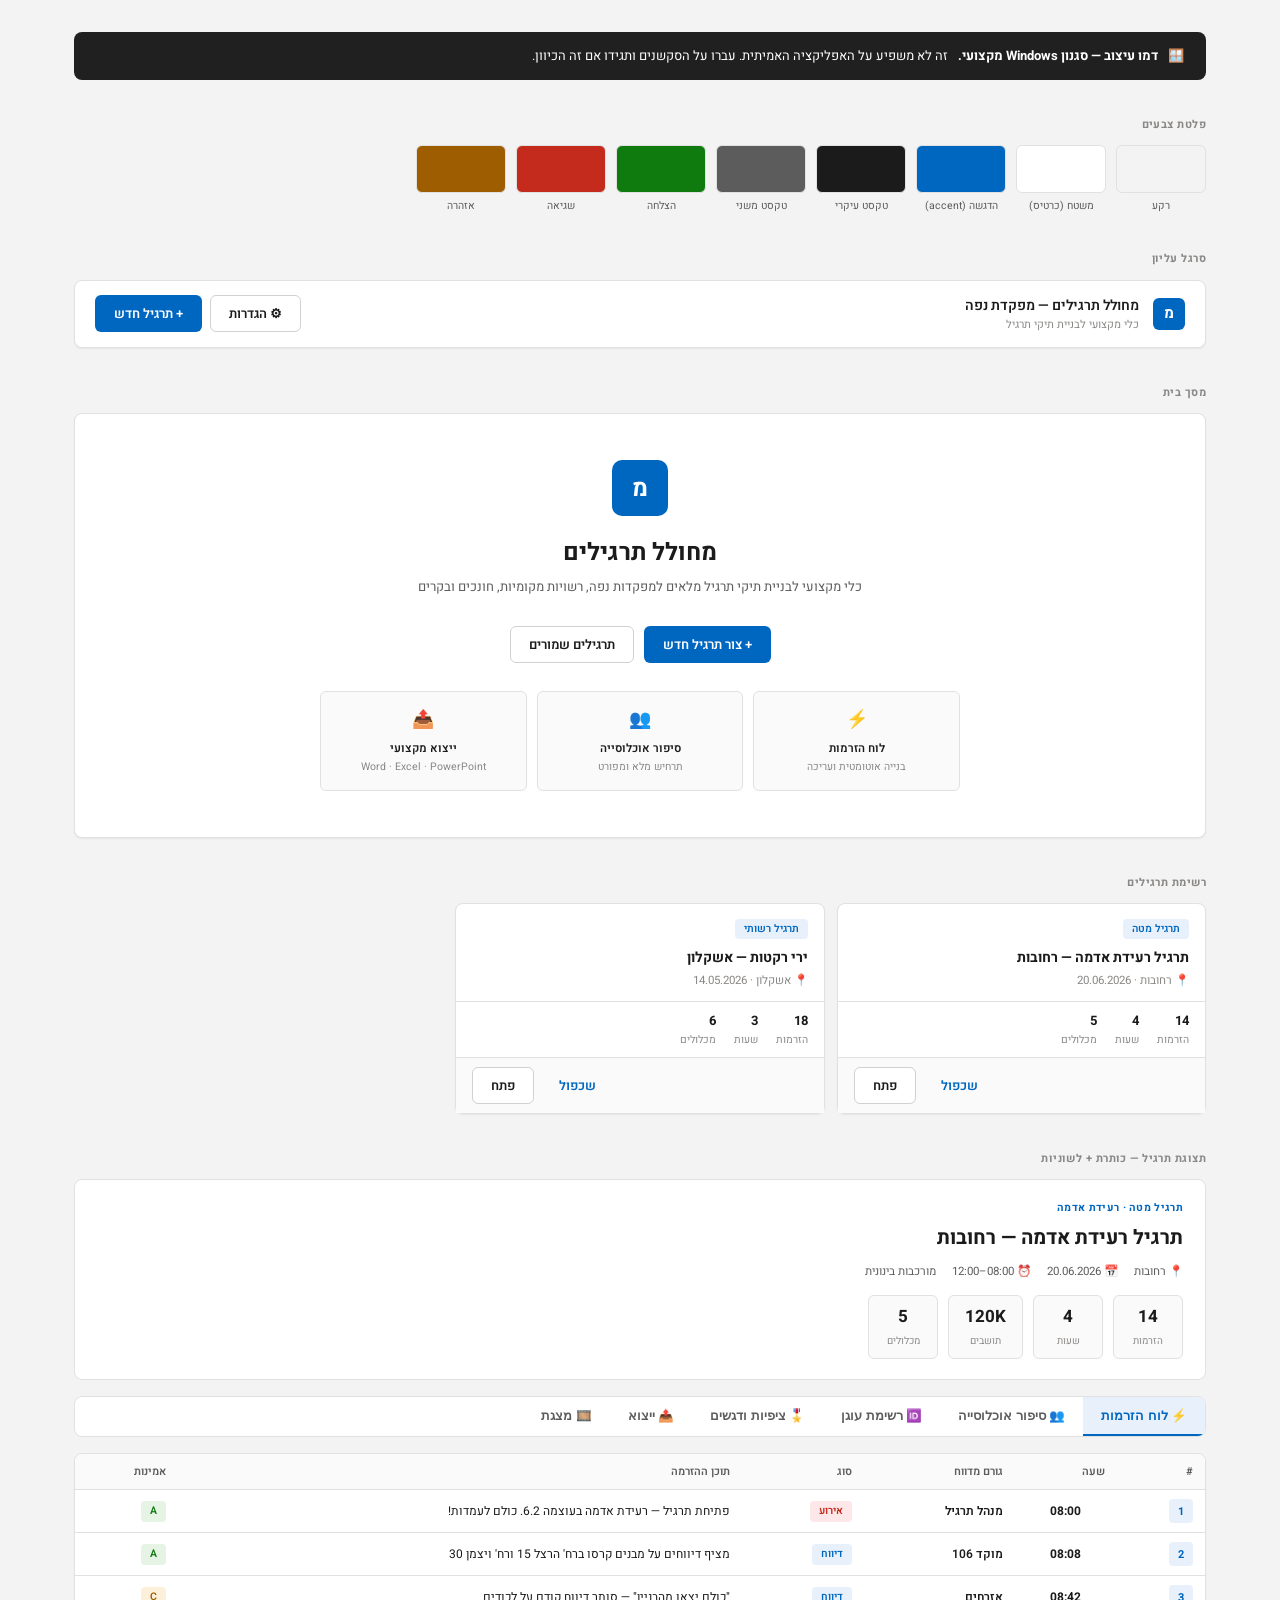
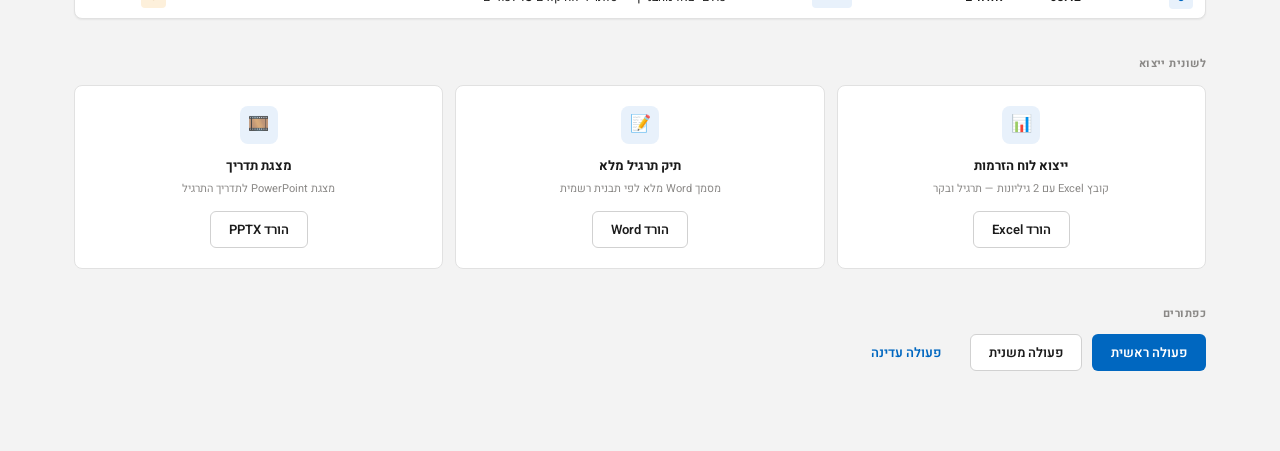
<file: design-demo.html>
<!DOCTYPE html>
<html lang="he" dir="rtl">
<head>
<meta charset="UTF-8" />
<title>דמו עיצוב — סגנון Windows</title>
<link href="https://fonts.googleapis.com/css2?family=Heebo:wght@300;400;500;600;700;800&display=swap" rel="stylesheet" />
<style>
:root{
  --bg:#f3f3f3;
  --surface:#ffffff;
  --surface-2:#fafafa;
  --border:#e1e1e1;
  --border-strong:#d1d1d1;
  --text:#1b1b1b;
  --text-2:#5c5c5c;
  --text-3:#8a8886;
  --accent:#0067c0;
  --accent-hover:#005a9c;
  --accent-dark:#003f72;
  --accent-light:#e8f1fb;
  --green:#0f7b0f;
  --green-light:#e6f4e6;
  --red:#c42b1c;
  --red-light:#fde7e9;
  --amber:#9d5d00;
  --amber-light:#fdf0db;
  --radius:6px;
  --radius-lg:8px;
  --shadow:0 1px 2px rgba(0,0,0,.06);
  --shadow-md:0 2px 6px rgba(0,0,0,.08);
}
*{box-sizing:border-box;margin:0;padding:0;}
body{
  font-family:'Heebo','Segoe UI',sans-serif;
  background:var(--bg); color:var(--text);
  direction:rtl; font-size:13px; line-height:1.55;
}
.demo-wrap{max-width:1180px;margin:0 auto;padding:32px 24px 80px;}
.demo-banner{
  background:#202020; color:#fff; padding:14px 22px; border-radius:var(--radius-lg);
  margin-bottom:28px; font-size:13px; display:flex; align-items:center; gap:10px;
}
.demo-banner b{font-weight:700;}
.section-label{
  font-size:11px; font-weight:700; color:var(--text-3); text-transform:uppercase;
  letter-spacing:.04em; margin:36px 0 12px;
}

/* ── Top app bar (Windows title-bar style) ── */
.app-bar{
  background:var(--surface); border:1px solid var(--border); border-radius:var(--radius-lg);
  padding:14px 20px; display:flex; align-items:center; gap:14px; box-shadow:var(--shadow); margin-bottom:18px;
}
.app-bar-icon{width:32px;height:32px;border-radius:6px;background:var(--accent);color:#fff;
  display:flex;align-items:center;justify-content:center;font-size:15px;font-weight:700;}
.app-bar-title{font-size:14px;font-weight:600;color:var(--text);}
.app-bar-sub{font-size:11px;color:var(--text-3);}

/* ── Home hero, flat panel instead of gradient ── */
.home-panel{
  background:var(--surface); border:1px solid var(--border); border-radius:var(--radius-lg);
  padding:46px 32px; text-align:center; box-shadow:var(--shadow);
}
.home-mark{
  width:56px;height:56px;border-radius:10px;background:var(--accent);color:#fff;
  display:flex;align-items:center;justify-content:center;font-size:24px;font-weight:700;margin:0 auto 18px;
}
.home-title{font-size:24px;font-weight:700;color:var(--text);margin-bottom:6px;}
.home-sub{font-size:13px;color:var(--text-2);max-width:460px;margin:0 auto 28px;}
.home-actions{display:flex;gap:10px;justify-content:center;flex-wrap:wrap;}

.btn{
  display:inline-flex;align-items:center;gap:7px;padding:8px 18px;border-radius:var(--radius);
  font-family:inherit;font-size:13px;font-weight:600;cursor:pointer;border:1px solid transparent;
  transition:background .12s,border-color .12s;
}
.btn-primary{background:var(--accent);color:#fff;}
.btn-primary:hover{background:var(--accent-dark);}
.btn-secondary{background:var(--surface);color:var(--text);border-color:var(--border-strong);}
.btn-secondary:hover{background:var(--surface-2);}
.btn-subtle{background:transparent;color:var(--accent);border-color:transparent;}
.btn-subtle:hover{background:var(--accent-light);}

.feature-row{display:grid;grid-template-columns:repeat(3,1fr);gap:10px;margin-top:28px;max-width:640px;margin-inline:auto;}
.feature-tile{border:1px solid var(--border);border-radius:var(--radius);padding:14px;text-align:center;background:var(--surface-2);}
.feature-tile .ic{font-size:18px;margin-bottom:6px;color:var(--accent);}
.feature-tile .ti{font-size:11.5px;font-weight:600;color:var(--text);}
.feature-tile .de{font-size:10.5px;color:var(--text-3);margin-top:2px;}

/* ── Cards / list ── */
.cards-grid{display:grid;grid-template-columns:repeat(auto-fill,minmax(280px,1fr));gap:12px;}
.x-card{background:var(--surface);border:1px solid var(--border);border-radius:var(--radius-lg);
  box-shadow:var(--shadow); transition:border-color .12s, box-shadow .12s; cursor:pointer;}
.x-card:hover{border-color:var(--border-strong); box-shadow:var(--shadow-md);}
.x-card-top{padding:14px 16px 12px;}
.x-tag{display:inline-block;font-size:10.5px;font-weight:600;color:var(--accent);background:var(--accent-light);
  padding:2px 9px;border-radius:4px;margin-bottom:8px;}
.x-name{font-size:14px;font-weight:700;color:var(--text);margin-bottom:3px;}
.x-loc{font-size:11.5px;color:var(--text-3);}
.x-mid{padding:9px 16px;border-top:1px solid var(--border);display:flex;gap:18px;}
.x-stat{font-size:10.5px;color:var(--text-3);}
.x-stat b{display:block;font-size:13px;color:var(--text);font-weight:700;}
.x-actions{padding:9px 16px;border-top:1px solid var(--border);background:var(--surface-2);
  display:flex;gap:6px;justify-content:flex-end;}

/* ── Tabs (Windows segmented / underline) ── */
.tabs{display:flex;background:var(--surface);border:1px solid var(--border);border-radius:var(--radius-lg);
  overflow:hidden; margin-bottom:16px;}
.tab{padding:11px 18px;font-size:12.5px;font-weight:600;color:var(--text-2);background:none;border:none;
  border-bottom:2px solid transparent;cursor:pointer;white-space:nowrap;}
.tab:hover{color:var(--text); background:var(--surface-2);}
.tab.active{color:var(--accent); border-bottom-color:var(--accent); background:var(--accent-light);}

/* ── Detail header (flat, no gradient) ── */
.detail-head{background:var(--surface);border:1px solid var(--border);border-radius:var(--radius-lg);
  padding:20px 22px; margin-bottom:16px;}
.detail-type{font-size:10.5px;font-weight:700;color:var(--accent);text-transform:uppercase;letter-spacing:.03em;margin-bottom:6px;}
.detail-name{font-size:20px;font-weight:700;color:var(--text);margin-bottom:10px;}
.detail-meta{display:flex;gap:16px;flex-wrap:wrap;font-size:11.5px;color:var(--text-2);}
.detail-stats{display:flex;gap:10px;margin-top:14px;flex-wrap:wrap;}
.dstat{border:1px solid var(--border);border-radius:var(--radius);padding:8px 16px;text-align:center;background:var(--surface-2);min-width:70px;}
.dstat b{display:block;font-size:17px;font-weight:700;color:var(--text);}
.dstat span{font-size:10px;color:var(--text-3);}

/* ── Table (Windows-style flat grid) ── */
.x-table-wrap{background:var(--surface);border:1px solid var(--border);border-radius:var(--radius-lg);overflow:hidden;box-shadow:var(--shadow);}
.x-table{width:100%;border-collapse:collapse;font-size:12px;}
.x-table th{background:var(--surface-2);color:var(--text-2);font-weight:600;font-size:11px;
  padding:9px 12px;text-align:right;border-bottom:1px solid var(--border);}
.x-table td{padding:9px 12px;border-bottom:1px solid var(--border);vertical-align:middle;color:var(--text);}
.x-table tr:last-child td{border-bottom:none;}
.x-table tr:hover td{background:var(--surface-2);}
.x-time{font-weight:700;color:var(--accent);direction:ltr;text-align:center;white-space:nowrap;}
.x-order{width:24px;height:24px;border-radius:4px;background:var(--accent-light);color:var(--accent);
  display:flex;align-items:center;justify-content:center;font-size:11px;font-weight:700;}

/* ── Badges, muted Windows system tones ── */
.badge{display:inline-flex;align-items:center;gap:4px;padding:2px 9px;border-radius:4px;font-size:10.5px;font-weight:600;}
.badge-blue{background:var(--accent-light);color:var(--accent);}
.badge-green{background:var(--green-light);color:var(--green);}
.badge-red{background:var(--red-light);color:var(--red);}
.badge-amber{background:var(--amber-light);color:var(--amber);}
.badge-gray{background:#f0f0f0;color:var(--text-2);}

/* ── Export cards (flat, single accent on hover) ── */
.export-row{display:grid;grid-template-columns:repeat(3,1fr);gap:12px;}
.exp-card{border:1px solid var(--border);border-radius:var(--radius-lg);padding:20px;text-align:center;
  background:var(--surface); transition:border-color .12s; cursor:pointer;}
.exp-card:hover{border-color:var(--accent);}
.exp-ic{width:38px;height:38px;border-radius:8px;background:var(--accent-light);color:var(--accent);
  display:flex;align-items:center;justify-content:center;font-size:17px;margin:0 auto 12px;}
.exp-title{font-size:13px;font-weight:700;color:var(--text);margin-bottom:5px;}
.exp-desc{font-size:11px;color:var(--text-3);margin-bottom:14px;line-height:1.5;}

/* swatch row */
.swatch-row{display:flex;gap:10px;flex-wrap:wrap;}
.swatch{width:90px;text-align:center;font-size:10.5px;color:var(--text-2);}
.swatch .sq{width:90px;height:48px;border-radius:6px;border:1px solid var(--border);margin-bottom:5px;}
</style>
</head>
<body>
<div class="demo-wrap">

  <div class="demo-banner">
    🪟 <b>דמו עיצוב — סגנון Windows מקצועי.</b> זה לא משפיע על האפליקציה האמיתית. עברו על הסקשנים ותגידו אם זה הכיוון.
  </div>

  <div class="section-label">פלטת צבעים</div>
  <div class="swatch-row">
    <div class="swatch"><div class="sq" style="background:#f3f3f3"></div>רקע</div>
    <div class="swatch"><div class="sq" style="background:#ffffff"></div>משטח (כרטיס)</div>
    <div class="swatch"><div class="sq" style="background:#0067c0"></div>הדגשה (accent)</div>
    <div class="swatch"><div class="sq" style="background:#1b1b1b"></div>טקסט עיקרי</div>
    <div class="swatch"><div class="sq" style="background:#5c5c5c"></div>טקסט משני</div>
    <div class="swatch"><div class="sq" style="background:#0f7b0f"></div>הצלחה</div>
    <div class="swatch"><div class="sq" style="background:#c42b1c"></div>שגיאה</div>
    <div class="swatch"><div class="sq" style="background:#9d5d00"></div>אזהרה</div>
  </div>

  <div class="section-label">סרגל עליון</div>
  <div class="app-bar">
    <div class="app-bar-icon">מ</div>
    <div>
      <div class="app-bar-title">מחולל תרגילים — מפקדת נפה</div>
      <div class="app-bar-sub">כלי מקצועי לבניית תיקי תרגיל</div>
    </div>
    <div style="margin-right:auto;display:flex;gap:8px">
      <button class="btn btn-secondary">⚙ הגדרות</button>
      <button class="btn btn-primary">+ תרגיל חדש</button>
    </div>
  </div>

  <div class="section-label">מסך בית</div>
  <div class="home-panel">
    <div class="home-mark">מ</div>
    <div class="home-title">מחולל תרגילים</div>
    <div class="home-sub">כלי מקצועי לבניית תיקי תרגיל מלאים למפקדות נפה, רשויות מקומיות, חונכים ובקרים</div>
    <div class="home-actions">
      <button class="btn btn-primary">+ צור תרגיל חדש</button>
      <button class="btn btn-secondary">תרגילים שמורים</button>
    </div>
    <div class="feature-row">
      <div class="feature-tile"><div class="ic">⚡</div><div class="ti">לוח הזרמות</div><div class="de">בנייה אוטומטית ועריכה</div></div>
      <div class="feature-tile"><div class="ic">👥</div><div class="ti">סיפור אוכלוסייה</div><div class="de">תרחיש מלא ומפורט</div></div>
      <div class="feature-tile"><div class="ic">📤</div><div class="ti">ייצוא מקצועי</div><div class="de">Word · Excel · PowerPoint</div></div>
    </div>
  </div>

  <div class="section-label">רשימת תרגילים</div>
  <div class="cards-grid">
    <div class="x-card">
      <div class="x-card-top">
        <span class="x-tag">תרגיל מטה</span>
        <div class="x-name">תרגיל רעידת אדמה — רחובות</div>
        <div class="x-loc">📍 רחובות · 20.06.2026</div>
      </div>
      <div class="x-mid">
        <div class="x-stat"><b>14</b>הזרמות</div>
        <div class="x-stat"><b>4</b>שעות</div>
        <div class="x-stat"><b>5</b>מכלולים</div>
      </div>
      <div class="x-actions">
        <button class="btn btn-subtle btn-sm">שכפול</button>
        <button class="btn btn-secondary btn-sm">פתח</button>
      </div>
    </div>
    <div class="x-card">
      <div class="x-card-top">
        <span class="x-tag">תרגיל רשותי</span>
        <div class="x-name">ירי רקטות — אשקלון</div>
        <div class="x-loc">📍 אשקלון · 14.05.2026</div>
      </div>
      <div class="x-mid">
        <div class="x-stat"><b>18</b>הזרמות</div>
        <div class="x-stat"><b>3</b>שעות</div>
        <div class="x-stat"><b>6</b>מכלולים</div>
      </div>
      <div class="x-actions">
        <button class="btn btn-subtle btn-sm">שכפול</button>
        <button class="btn btn-secondary btn-sm">פתח</button>
      </div>
    </div>
  </div>

  <div class="section-label">תצוגת תרגיל — כותרת + לשוניות</div>
  <div class="detail-head">
    <div class="detail-type">תרגיל מטה · רעידת אדמה</div>
    <div class="detail-name">תרגיל רעידת אדמה — רחובות</div>
    <div class="detail-meta">
      <span>📍 רחובות</span><span>📅 20.06.2026</span><span>⏰ 08:00–12:00</span><span>מורכבות בינונית</span>
    </div>
    <div class="detail-stats">
      <div class="dstat"><b>14</b><span>הזרמות</span></div>
      <div class="dstat"><b>4</b><span>שעות</span></div>
      <div class="dstat"><b>120K</b><span>תושבים</span></div>
      <div class="dstat"><b>5</b><span>מכלולים</span></div>
    </div>
  </div>

  <div class="tabs">
    <button class="tab active">⚡ לוח הזרמות</button>
    <button class="tab">👥 סיפור אוכלוסייה</button>
    <button class="tab">🆔 רשימת עוגן</button>
    <button class="tab">🎖️ ציפיות ודגשים</button>
    <button class="tab">📤 ייצוא</button>
    <button class="tab">🎞️ מצגת</button>
  </div>

  <div class="x-table-wrap">
    <table class="x-table">
      <thead><tr><th>#</th><th>שעה</th><th>גורם מדווח</th><th>סוג</th><th>תוכן ההזרמה</th><th>אמינות</th></tr></thead>
      <tbody>
        <tr>
          <td><div class="x-order">1</div></td>
          <td class="x-time">08:00</td>
          <td style="font-weight:600">מנהל תרגיל</td>
          <td><span class="badge badge-red">אירוע</span></td>
          <td>פתיחת תרגיל — רעידת אדמה בעוצמה 6.2. כולם לעמדות!</td>
          <td><span class="badge badge-green">A</span></td>
        </tr>
        <tr>
          <td><div class="x-order">2</div></td>
          <td class="x-time">08:08</td>
          <td style="font-weight:600">מוקד 106</td>
          <td><span class="badge badge-blue">דיווח</span></td>
          <td>מציף דיווחים על מבנים קרסו ברח' הרצל 15 ורח' ויצמן 30</td>
          <td><span class="badge badge-green">A</span></td>
        </tr>
        <tr>
          <td><div class="x-order">3</div></td>
          <td class="x-time">08:42</td>
          <td style="font-weight:600">אזרחים</td>
          <td><span class="badge badge-blue">דיווח</span></td>
          <td>"כולם יצאו מהבניין" — סותר דיווח קודם על לכודים</td>
          <td><span class="badge badge-amber">C</span></td>
        </tr>
      </tbody>
    </table>
  </div>

  <div class="section-label">לשונית ייצוא</div>
  <div class="export-row">
    <div class="exp-card">
      <div class="exp-ic">📊</div>
      <div class="exp-title">ייצוא לוח הזרמות</div>
      <div class="exp-desc">קובץ Excel עם 2 גיליונות — תרגיל ובקר</div>
      <button class="btn btn-secondary">הורד Excel</button>
    </div>
    <div class="exp-card">
      <div class="exp-ic">📝</div>
      <div class="exp-title">תיק תרגיל מלא</div>
      <div class="exp-desc">מסמך Word מלא לפי תבנית רשמית</div>
      <button class="btn btn-secondary">הורד Word</button>
    </div>
    <div class="exp-card">
      <div class="exp-ic">🎞️</div>
      <div class="exp-title">מצגת תדריך</div>
      <div class="exp-desc">מצגת PowerPoint לתדריך התרגיל</div>
      <button class="btn btn-secondary">הורד PPTX</button>
    </div>
  </div>

  <div class="section-label">כפתורים</div>
  <div style="display:flex;gap:10px;flex-wrap:wrap">
    <button class="btn btn-primary">פעולה ראשית</button>
    <button class="btn btn-secondary">פעולה משנית</button>
    <button class="btn btn-subtle">פעולה עדינה</button>
  </div>

</div>
</body>
</html>
</file>
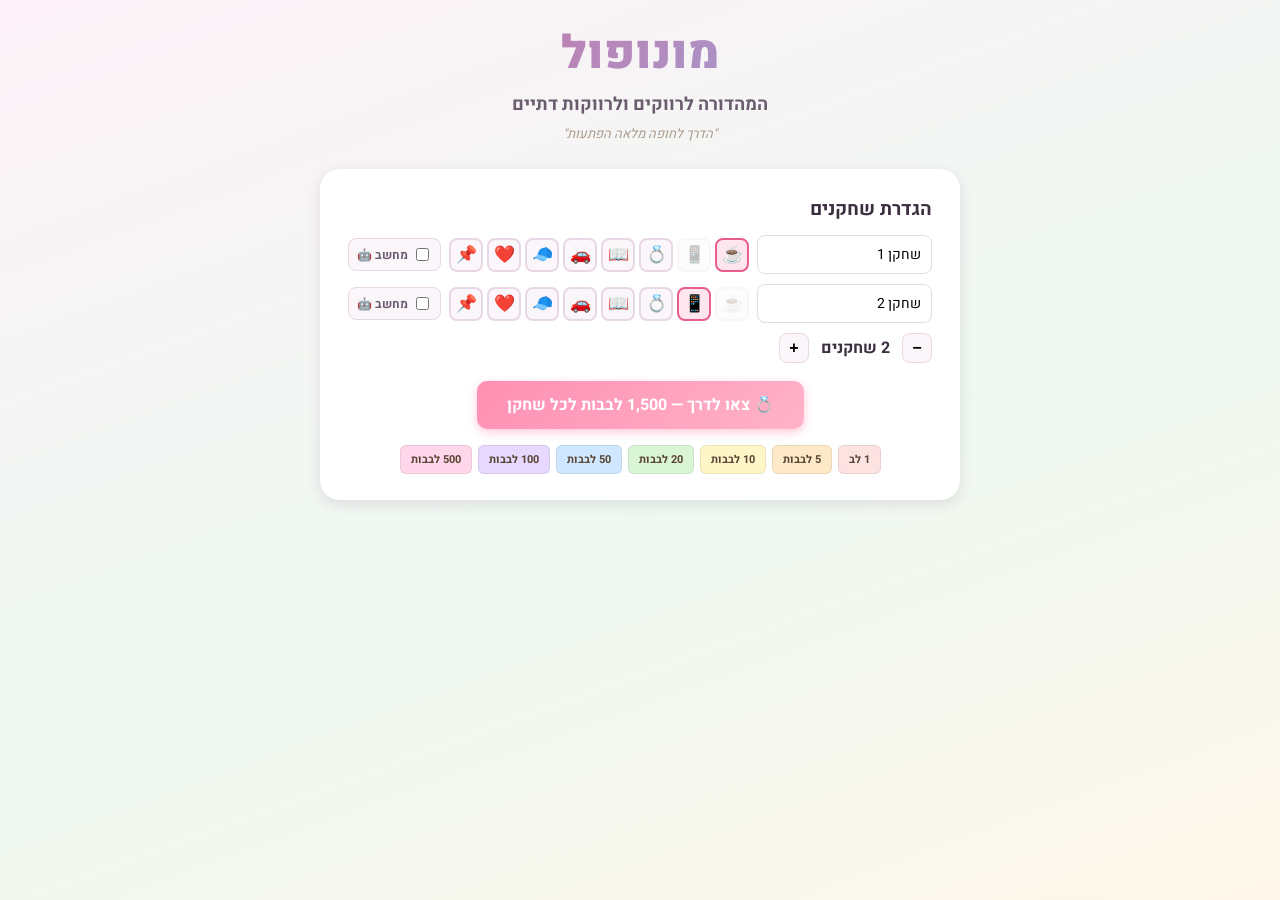
<file: monopoly-shidduch.html>
<!DOCTYPE html>
<html lang="he" dir="rtl">
<head>
<meta charset="UTF-8" />
<meta name="viewport" content="width=device-width, initial-scale=1.0" />
<title>מונופול — המהדורה לרווקים ולרווקות דתיים</title>
<link rel="preconnect" href="https://fonts.googleapis.com" />
<link href="https://fonts.googleapis.com/css2?family=Heebo:wght@400;500;600;700;800;900&display=swap" rel="stylesheet" />
<style>
:root{
  --pink:#ffd6ea; --pink-d:#f4a6c8;
  --blue:#cfe8ff; --blue-d:#9cc7ee;
  --purple:#e6d8ff; --purple-d:#bfa3ec;
  --orange:#ffe1c2; --orange-d:#f3b07d;
  --gold:#fff0b3; --gold-d:#e8c860;
  --station:#dfe9ea; --station-d:#a9c0c2;
  --util:#fff3c4; --util-d:#e6c95c;
  --chance:#ff8fb3; --community:#7fb8f0;
  --corner:#fff7ea;
  --board-bg:#eef8f1;
  --ink:#3a2e3f; --ink-soft:#6b5b6e;
  --shadow: 0 4px 14px rgba(80,40,70,.12);
  --radius:14px;
}
*{box-sizing:border-box;}
body{
  margin:0; font-family:'Heebo','Segoe UI',sans-serif; direction:rtl;
  background:linear-gradient(160deg,#fdf2f8,#eef8f1 55%,#fff7ea);
  color:var(--ink); min-height:100vh; padding:20px;
}
.screen{max-width:1180px;margin:0 auto;}
h1,h2,h3{margin:0;}
.btn{
  font-family:inherit; border:none; border-radius:10px; padding:10px 18px;
  font-size:14px; font-weight:700; cursor:pointer; transition:transform .08s, box-shadow .12s;
}
.btn:hover{transform:translateY(-1px);}
.btn:disabled{opacity:.45; cursor:not-allowed; transform:none;}
.btn-main{background:linear-gradient(135deg,#ff8fb3,#ffb3c9); color:#fff; box-shadow:0 3px 10px rgba(255,100,150,.35);}
.btn-soft{background:#fff; color:var(--ink); border:1.5px solid #e8d8e6;}
.btn-blue{background:linear-gradient(135deg,#7fb8f0,#a9d4ff); color:#fff; box-shadow:0 3px 10px rgba(80,150,230,.3);}

/* ===== Setup screen ===== */
.title-block{text-align:center; margin-bottom:26px;}
.game-title{font-size:46px; font-weight:900; letter-spacing:1px;
  background:linear-gradient(135deg,#e85d8c,#7fb8f0); -webkit-background-clip:text; background-clip:text; color:transparent;}
.game-sub{font-size:18px; font-weight:700; color:var(--ink-soft); margin-top:4px;}
.game-slogan{font-size:13px; color:#a98; margin-top:6px; font-style:italic;}

.setup-card{background:#fff; border-radius:20px; box-shadow:var(--shadow); padding:26px 28px; max-width:640px; margin:0 auto;}
.setup-row{display:flex; align-items:center; justify-content:space-between; margin-bottom:14px;}
.player-line{display:flex; gap:8px; align-items:center; margin-bottom:10px; flex-wrap:wrap;}
.player-line input[type=text]{flex:1; min-width:120px; padding:8px 10px; border-radius:8px; border:1.5px solid #e8d8e6; font-family:inherit; font-size:14px;}
.token-pick{display:flex; gap:4px; flex-wrap:wrap;}
.token-opt{width:34px; height:34px; border-radius:8px; border:2px solid #e8d8e6; background:#fbf6f9; font-size:17px;
  display:flex; align-items:center; justify-content:center; cursor:pointer;}
.token-opt.picked{border-color:#e85d8c; background:#ffe6ee;}
.token-opt.taken{opacity:.25; cursor:not-allowed;}
.count-btn{width:30px;height:30px;border-radius:8px;border:1.5px solid #e8d8e6;background:#fbf6f9;font-weight:800;cursor:pointer;font-size:16px;}
.bills-legend{display:flex; gap:6px; flex-wrap:wrap; margin-top:16px; justify-content:center;}
.bill-chip{padding:5px 10px; border-radius:6px; font-size:11px; font-weight:700; color:#5b4636; border:1px solid rgba(0,0,0,.08);}

/* ===== Game screen ===== */
.game-wrap{display:flex; gap:18px; align-items:flex-start; flex-wrap:wrap;}
.board-area{flex:0 0 auto;}
.board{
  width:min(760px,94vw); height:min(760px,94vw);
  display:grid; grid-template-columns:repeat(11,1fr); grid-template-rows:repeat(11,1fr);
  background:var(--board-bg); border-radius:18px; box-shadow:var(--shadow); padding:6px; gap:2px;
}
.cell{
  position:relative; border-radius:6px; background:#fff; border:1px solid #e7eee8;
  display:flex; flex-direction:column; justify-content:flex-end; overflow:hidden;
  font-size:9px; padding:3px; line-height:1.15; cursor:default;
}
.cell .bar{height:9px; margin:-3px -3px 3px -3px; flex:0 0 auto;}
.cell .nm{font-weight:700; font-size:8.6px; color:var(--ink);}
.cell .pr{font-size:7.8px; color:#8a7a87; font-weight:600;}
.cell.corner{display:flex; align-items:center; justify-content:center; text-align:center; background:var(--corner); font-size:10.5px; font-weight:800; padding:4px;}
.cell.corner .nm{font-size:10.5px;}
.cell.type-chance{background:#fff0f5;}
.cell.type-community{background:#f0f7ff;}
.cell.type-fee{background:#fbf4ea;}
.cell.type-move{background:#f3f0fb;}
.cell .owners{position:absolute; bottom:2px; left:2px; display:flex; gap:1px;}
.cell .owners span{font-size:9px;}
.cell .lvl{position:absolute; top:2px; left:2px; font-size:7px;}

.center-area{
  grid-row:2 / 11; grid-column:2 / 11; border-radius:12px; background:#fffefb;
  border:2px dashed #e8d8c8; display:flex; flex-direction:column; align-items:center; justify-content:center;
  gap:10px; padding:14px; text-align:center;
}
.center-area .ct-title{font-size:30px; font-weight:900; background:linear-gradient(135deg,#e85d8c,#7fb8f0); -webkit-background-clip:text;background-clip:text;color:transparent;}
.center-area .ct-sub{font-size:12px; font-weight:700; color:var(--ink-soft);}
.dice-row{display:flex; gap:10px; font-size:34px;}
.turn-banner{font-size:14px; font-weight:800; padding:6px 14px; border-radius:20px; background:#ffe6ee;}
.center-actions{display:flex; gap:8px; flex-wrap:wrap; justify-content:center;}

.side-panel{flex:1; min-width:260px; display:flex; flex-direction:column; gap:12px;}
.players-box{background:#fff; border-radius:16px; box-shadow:var(--shadow); padding:14px;}
.player-card{display:flex; align-items:center; gap:8px; padding:8px; border-radius:10px; margin-bottom:6px; background:#fbf8fa;}
.player-card.active{background:#ffe6ee; border:1.5px solid #f4a6c8;}
.player-card.bankrupt{opacity:.4;}
.player-card .ic{font-size:20px;}
.player-card .nm{font-weight:700; font-size:13px;}
.player-card .mn{font-size:12px; color:#a05; font-weight:800; margin-right:auto;}

.log-box{background:#fff; border-radius:16px; box-shadow:var(--shadow); padding:12px 14px; height:170px; overflow-y:auto; font-size:12px;}
.log-box div{padding:3px 0; border-bottom:1px dashed #eee;}

/* ===== Modal ===== */
.overlay{position:fixed; inset:0; background:rgba(40,20,35,.45); display:flex; align-items:center; justify-content:center; z-index:50; padding:16px;}
.modal{background:#fff; border-radius:18px; padding:26px; max-width:420px; box-shadow:0 12px 40px rgba(0,0,0,.25); text-align:center;}
.modal .mtag{display:inline-block; font-size:11px; font-weight:800; padding:3px 10px; border-radius:14px; margin-bottom:10px;}
.modal h3{font-size:18px; margin-bottom:10px;}
.modal p{font-size:14px; color:var(--ink-soft); margin-bottom:18px; line-height:1.5;}
.modal .mbtns{display:flex; gap:8px; justify-content:center; flex-wrap:wrap;}
.tag-chance{background:#ffe1ec; color:#c23566;}
.tag-community{background:#dceeff; color:#1f6fb8;}

.upgrade-row{display:flex; align-items:center; justify-content:space-between; gap:8px; padding:8px 0; border-bottom:1px solid #f0e8ee; font-size:12.5px;}
.hidden{display:none !important;}
.help-text{font-size:12.5px; line-height:1.7; text-align:right; max-height:50vh; overflow-y:auto;}
.help-text b{color:#c23566;}

.ai-toggle{display:inline-flex; align-items:center; gap:4px; font-size:12px; font-weight:700; color:var(--ink-soft); cursor:pointer; padding:6px 8px; border-radius:8px; background:#fbf6f9; border:1.5px solid #e8d8e6;}
.ai-toggle input{cursor:pointer;}
.ai-badge{font-size:11px; background:#eef0fc; color:#5b5fc7; padding:2px 7px; border-radius:10px; font-weight:700; margin-right:4px;}
@keyframes pulse{0%,100%{opacity:1;} 50%{opacity:.5;}}
#roll-btn:disabled{animation:pulse 1.1s infinite;}
</style>
</head>
<body>
<div class="screen">

  <!-- ===== Setup screen ===== -->
  <div id="setup-screen">
    <div class="title-block">
      <div class="game-title">מונופול</div>
      <div class="game-sub">המהדורה לרווקים ולרווקות דתיים</div>
      <div class="game-slogan">"הדרך לחופה מלאה הפתעות"</div>
    </div>

    <div class="setup-card">
      <h3 style="margin-bottom:12px;">הגדרת שחקנים</h3>
      <div id="player-rows"></div>
      <div class="setup-row">
        <div>
          <button class="count-btn" id="minus-player">−</button>
          <span id="player-count-label" style="margin:0 8px;font-weight:700;">2 שחקנים</span>
          <button class="count-btn" id="plus-player">+</button>
        </div>
      </div>
      <div style="text-align:center; margin-top:18px;">
        <button class="btn btn-main" id="start-game-btn" style="font-size:16px; padding:12px 30px;">💍 צאו לדרך — 1,500 לבבות לכל שחקן</button>
      </div>

      <div class="bills-legend">
        <span class="bill-chip" style="background:#fde2e2">1 לב</span>
        <span class="bill-chip" style="background:#fde9c8">5 לבבות</span>
        <span class="bill-chip" style="background:#fff6c8">10 לבבות</span>
        <span class="bill-chip" style="background:#d9f5d6">20 לבבות</span>
        <span class="bill-chip" style="background:#cfe8ff">50 לבבות</span>
        <span class="bill-chip" style="background:#e6d8ff">100 לבבות</span>
        <span class="bill-chip" style="background:#ffd6ea">500 לבבות</span>
      </div>
    </div>
  </div>

  <!-- ===== Game screen ===== -->
  <div id="game-screen" class="hidden">
    <div class="game-wrap">
      <div class="board-area">
        <div class="board" id="board"></div>
      </div>
      <div class="side-panel">
        <div class="players-box" id="players-box"></div>
        <div class="center-actions" style="justify-content:flex-start;">
          <button class="btn btn-soft" id="manage-btn">🏠 ניהול נכסים</button>
          <button class="btn btn-soft" id="help-btn">📜 חוקי המשחק</button>
        </div>
        <div class="log-box" id="log-box"></div>
      </div>
    </div>
  </div>

  <div class="overlay hidden" id="overlay">
    <div class="modal" id="modal"></div>
  </div>

</div>

<script>
/* ===================== DATA ===================== */
const TOKENS = [
  {name:'כוס קפה', icon:'☕'}, {name:'טלפון', icon:'📱'}, {name:'טבעת', icon:'💍'}, {name:'סידור', icon:'📖'},
  {name:'רכב', icon:'🚗'}, {name:'כיפה', icon:'🧢'}, {name:'לב', icon:'❤️'}, {name:'סיכת שדכן', icon:'📌'}
];

const LEVEL_MULT = [1,3,6,10,15,25];
const STATION_RENT = [0,25,50,100,200];

function prop(id,name,price,rentBase,group){ return {id,name,type:'property',price,rentBase,group,owner:null,level:0}; }
function station(id,name){ return {id,name,type:'station',price:200,owner:null}; }
function utility(id,name){ return {id,name,type:'utility',price:150,owner:null}; }
function fee(id,name,amount){ return {id,name,type:'fee',amount}; }
function move(id,name,amount){ return {id,name,type:'move',amount}; }
function loseturn(id,name){ return {id,name,type:'loseturn'}; }
function rollagain(id,name){ return {id,name,type:'rollagain'}; }
function chanceCell(id,name){ return {id,name,type:'chance'}; }
function communityCell(id,name){ return {id,name,type:'community'}; }
function corner(id,name,sub,kind){ return {id,name,sub,type:'corner-'+kind}; }

const BOARD = [
  corner(0,'התחלה','קיבלת הצעת שידוך! אסוף 200 לבבות','start'),
  prop(1,'דייט ראשון',60,10,'pink'),
  communityCell(2,'שיחה מאמא'),
  prop(3,'דייט שני',80,14,'pink'),
  fee(4,'קפה ראשון',60),
  station(5,'תחנה: בית קפה'),
  prop(6,'דייט שלישי',100,18,'blue'),
  chanceCell(7,'שדכנית מתעוררת אחרי שנה'),
  prop(8,'דייט רביעי',120,22,'blue'),
  fee(9,'חניה במרכז העיר',70),
  corner(10,'משבר קטן בדרך לדייט','הפסד תור','lose'),
  prop(11,'דייט חמישי',150,26,'purple'),
  utility(12,'שירות: שדכנית'),
  prop(13,'דייט מתקדם',180,30,'purple'),
  fee(14,'מנוי לאפליקציה',80),
  station(15,'תחנה: גלידריה'),
  communityCell(16,'קופת הקהילה'),
  prop(17,'פגישה עם ההורים',220,36,'orange'),
  loseturn(18,'שבת אצל הדודה'),
  prop(19,'שבת אצל המשפחה',260,42,'orange'),
  corner(20,'אירוסין 💍','ניצחת במשחק!','win'),
  fee(21,'דייט במסעדה',180),
  prop(22,'שיחת יחסינו לאן',300,50,'gold'),
  chanceCell(23,'קלף הפתעה'),
  prop(24,'פגישה עם השדכנית',350,60,'gold'),
  station(25,'תחנה: מסעדה'),
  fee(26,'בר מצווה של אחיין',150),
  utility(27,'שירות: קבוצת שידוכים'),
  fee(28,'נסיעה לירושלים',100),
  move(29,'היא רוצה מעל 1.85',-2),
  corner(30,'חשבנו עליך כמו אח/אחות','חזור להתחלה','gotostart'),
  move(31,'הוא עדיין לא סגור על עצמו',-2),
  move(32,'לא הרגשתי את זה',-3),
  communityCell(33,'קופת הקהילה'),
  move(34,'יש כימיה',2),
  station(35,'תחנה: נסיעה לירושלים'),
  rollagain(36,'תקווה מחודשת'),
  loseturn(37,'שאלה קבוצתית: "נו, יש משהו?"'),
  fee(38,'חתונה של חבר',400),
  chanceCell(39,'קלף הפתעה'),
];

const CHANCE_CARDS = [
  {text:'אמא שלחה עוד הצעה. התקדם שלוש משבצות.', action:{type:'move',amount:3}},
  {text:'היא ביטלה שעה לפני. שלם 100 לבבות.', action:{type:'pay',amount:100}},
  {text:'הוא כתב "זורם" ולא התקדם. הפסד תור.', action:{type:'loseturn'}},
  {text:'קיבלת "יש כימיה". התקדם לדייט הבא.', action:{type:'advance'}},
  {text:'היא רוצה רק מעל 1.85. חזור שתי משבצות.', action:{type:'move',amount:-2}},
  {text:'הוא רוצה מישהי "קלילה אבל רצינית". חזור משבצת.', action:{type:'move',amount:-1}},
  {text:'השדכנית נעלמה. הפסד תור.', action:{type:'loseturn'}},
  {text:'השדכנית חזרה עם הצעה. קח 100 לבבות.', action:{type:'collect',amount:100}},
  {text:'הדייט היה טוב. גלגל שוב.', action:{type:'rollagain'}},
  {text:'"אתה מקסים אבל..." חזור להתחלה.', action:{type:'gotostart'}},
  {text:'קיבלת הודעה אחרי שבועיים. קח קלף נוסף.', action:{type:'drawagain'}},
  {text:'ההורים אהבו. התקדם שתי משבצות.', action:{type:'move',amount:2}},
];

const COMMUNITY_CARDS = [
  {text:'שבת אצל ההורים. כל הדודים שאלו מה קורה. הפסד תור.', action:{type:'loseturn'}},
  {text:'השתתפת בעוד חתונה. שלם 300 לבבות.', action:{type:'pay',amount:300}},
  {text:'חבר מהישיבה כבר עם חמישה ילדים. חזור שתי משבצות.', action:{type:'move',amount:-2}},
  {text:'מישהו אמר "זה יגיע בזמנו". קבל 50 לבבות.', action:{type:'collect',amount:50}},
  {text:'נסעת לשבת היכרות. שלם 150 לבבות.', action:{type:'pay',amount:150}},
  {text:'פתחת מנוי באתר היכרויות. שלם 80 לבבות.', action:{type:'pay',amount:80}},
  {text:'קיבלת ברכה מרב. התקדם משבצת.', action:{type:'move',amount:1}},
  {text:'חברה של אחותך חשבה על מישהי. קח קלף הפתעה.', action:{type:'drawother',deck:'chance'}},
  {text:'"למה אתה כל כך בררן?" הפסד תור.', action:{type:'loseturn'}},
  {text:'"דווקא יש לי מישהי בשבילך". גלגל שוב.', action:{type:'rollagain'}},
  {text:'שיחת טלפון טובה. התקדם שתי משבצות.', action:{type:'move',amount:2}},
  {text:'קיבלת הזמנה לעוד חתונה. שלם 250 לבבות.', action:{type:'pay',amount:250}},
];

const GROUP_COLORS = {pink:'var(--pink)',blue:'var(--blue)',purple:'var(--purple)',orange:'var(--orange)',gold:'var(--gold)'};
const GROUP_COLORS_D = {pink:'var(--pink-d)',blue:'var(--blue-d)',purple:'var(--purple-d)',orange:'var(--orange-d)',gold:'var(--gold-d)'};
const GROUP_NAMES = {pink:'ורוד',blue:'תכלת',purple:'סגול',orange:'כתום',gold:'זהב (מסלול הנישואין)'};

/* ===================== STATE ===================== */
let players = [];
let current = 0;
let chanceDeck = [], communityDeck = [];
let dice = [1,1];
let extraRoll = false;
let gameOver = false;
let processing = false;

function shuffle(arr){ const a=[...arr]; for(let i=a.length-1;i>0;i--){ const j=Math.floor(Math.random()*(i+1)); [a[i],a[j]]=[a[j],a[i]]; } return a; }
function freshDeck(cards){ return shuffle(cards.map((c,i)=>i)); }

/* ===================== SETUP SCREEN ===================== */
let playerCount = 2;
function renderSetupRows(){
  const wrap = document.getElementById('player-rows');
  wrap.innerHTML = '';
  for(let i=0;i<playerCount;i++){
    const row = document.createElement('div');
    row.className = 'player-line';
    const tokenButtons = TOKENS.map((t,ti)=>`<div class="token-opt" data-pi="${i}" data-ti="${ti}">${t.icon}</div>`).join('');
    row.innerHTML = `<input type="text" id="name-${i}" placeholder="שם שחקן ${i+1}" value="שחקן ${i+1}">
      <div class="token-pick">${tokenButtons}</div>
      <label class="ai-toggle"><input type="checkbox" id="ai-${i}"> מחשב 🤖</label>`;
    wrap.appendChild(row);
    document.getElementById('ai-'+i).onchange = (e)=>{
      const nameInput = document.getElementById('name-'+i);
      if(e.target.checked && (nameInput.value==='' || nameInput.value.startsWith('שחקן'))) nameInput.value = 'מחשב '+(i+1);
      else if(!e.target.checked && nameInput.value.startsWith('מחשב')) nameInput.value = 'שחקן '+(i+1);
    };
  }
  if(!window._tokenPicks) window._tokenPicks = {};
  for(let i=0;i<playerCount;i++){ if(window._tokenPicks[i]===undefined) window._tokenPicks[i]=i%TOKENS.length; }
  refreshTokenButtons();
}
function refreshTokenButtons(){
  document.querySelectorAll('.token-opt').forEach(btn=>{
    const pi=+btn.dataset.pi, ti=+btn.dataset.ti;
    btn.classList.remove('picked','taken');
    if(window._tokenPicks[pi]===ti) btn.classList.add('picked');
    else if(Object.values(window._tokenPicks).includes(ti)) btn.classList.add('taken');
    btn.onclick = ()=>{
      if(Object.values(window._tokenPicks).includes(ti)) return;
      window._tokenPicks[pi]=ti; refreshTokenButtons();
    };
  });
}
document.getElementById('plus-player').onclick = ()=>{ if(playerCount<6){playerCount++; updateCountLabel(); renderSetupRows();} };
document.getElementById('minus-player').onclick = ()=>{ if(playerCount>2){playerCount--; updateCountLabel(); renderSetupRows();} };
function updateCountLabel(){ document.getElementById('player-count-label').textContent = playerCount+' שחקנים'; }
renderSetupRows();

document.getElementById('start-game-btn').onclick = ()=>{
  players = [];
  for(let i=0;i<playerCount;i++){
    const isAI = document.getElementById('ai-'+i).checked;
    const name = document.getElementById('name-'+i).value.trim() || (isAI?('מחשב '+(i+1)):('שחקן '+(i+1)));
    const tok = TOKENS[window._tokenPicks[i]];
    players.push({name, icon:tok.icon, pos:0, money:1500, skipNext:false, bankrupt:false, isAI});
  }
  chanceDeck = freshDeck(CHANCE_CARDS);
  communityDeck = freshDeck(COMMUNITY_CARDS);
  current = 0;
  document.getElementById('setup-screen').classList.add('hidden');
  document.getElementById('game-screen').classList.remove('hidden');
  buildBoardDOM();
  renderAll();
  log('🎉 המשחק מתחיל! בהצלחה בדרך לחופה.');
  maybeAITurn();
};

/* ===================== BOARD RENDER ===================== */
function cellGridPos(i){
  if(i<=10) return {row:11, col:11-i};
  if(i<=20) return {row:11-(i-10), col:1};
  if(i<=30) return {row:1, col:1+(i-20)};
  return {row:1+(i-30), col:11};
}
function cellTypeColor(cell){
  if(cell.type==='property') return GROUP_COLORS[cell.group];
  if(cell.type==='station') return 'var(--station)';
  if(cell.type==='utility') return 'var(--util)';
  if(cell.type==='chance') return 'var(--chance)';
  if(cell.type==='community') return 'var(--community)';
  return '#fff';
}
function buildBoardDOM(){
  const board = document.getElementById('board');
  board.innerHTML = '';
  const center = document.createElement('div');
  center.className = 'center-area';
  center.innerHTML = `
    <div class="ct-title">מונופול</div>
    <div class="ct-sub">המהדורה לרווקים ולרווקות דתיים</div>
    <div class="turn-banner" id="turn-banner"></div>
    <div class="dice-row" id="dice-row">⚀ ⚀</div>
    <div class="center-actions">
      <button class="btn btn-main" id="roll-btn">🎲 הטל קוביות</button>
      <button class="btn btn-blue hidden" id="end-turn-btn">➡ סיים תור</button>
    </div>
  `;
  board.appendChild(center);

  BOARD.forEach(cell=>{
    const {row,col} = cellGridPos(cell.id);
    const div = document.createElement('div');
    div.id = 'cell-'+cell.id;
    div.style.gridRow = row; div.style.gridColumn = col;
    if(cell.type.startsWith('corner')){
      div.className = 'cell corner';
      div.innerHTML = `<div class="nm">${cell.name}</div><div class="pr">${cell.sub}</div><div class="owners"></div>`;
    } else {
      div.className = 'cell type-'+cell.type;
      const bar = (cell.type==='property'||cell.type==='station'||cell.type==='utility'||cell.type==='chance'||cell.type==='community')
        ? `<div class="bar" style="background:${cellTypeColor(cell)}"></div>` : '';
      let priceLine = '';
      if(cell.type==='property') priceLine = cell.price+' ❤';
      else if(cell.type==='station'||cell.type==='utility') priceLine = cell.price+' ❤';
      else if(cell.type==='fee') priceLine = '−'+cell.amount+' ❤';
      else if(cell.type==='move') priceLine = (cell.amount>0?'+':'')+cell.amount+' משבצות';
      div.innerHTML = `${bar}<div class="lvl" id="lvl-${cell.id}"></div><div class="nm">${cell.name}</div><div class="pr">${priceLine}</div><div class="owners" id="owners-${cell.id}"></div>`;
    }
    board.appendChild(div);
  });

  document.getElementById('roll-btn').onclick = onRoll;
  document.getElementById('end-turn-btn').onclick = ()=>{ nextPlayer(); renderAll(); };
}

function renderAll(){
  renderPlayersBox();
  renderOwners();
  renderTurnBanner();
  syncRollButton();
}
function renderTurnBanner(){
  const banner = document.getElementById('turn-banner');
  if(gameOver) return;
  const p = players[current];
  banner.textContent = (p.isAI?'🤖 ':'')+`תור ${p.icon} ${p.name}`;
  document.getElementById('dice-row').textContent = diceFace(dice[0])+' '+diceFace(dice[1]);
}
function diceFace(n){ return ['','⚀','⚁','⚂','⚃','⚄','⚅'][n]; }
function syncRollButton(){
  const btn = document.getElementById('roll-btn');
  if(!btn) return;
  const p = players[current];
  const aiTurn = !!(p && p.isAI);
  btn.disabled = gameOver || processing || aiTurn;
  btn.textContent = aiTurn ? '🤖 המחשב משחק...' : '🎲 הטל קוביות';
}

function renderPlayersBox(){
  const box = document.getElementById('players-box');
  box.innerHTML = '<h3 style="margin-bottom:8px;font-size:14px;">שחקנים</h3>';
  players.forEach((p,i)=>{
    const row = document.createElement('div');
    row.className = 'player-card'+(i===current && !p.bankrupt?' active':'')+(p.bankrupt?' bankrupt':'');
    row.innerHTML = `<span class="ic">${p.icon}</span><span class="nm">${p.isAI?'<span class=\"ai-badge\">מחשב</span>':''}${p.name}${p.bankrupt?' (פשט רגל)':''}</span><span class="mn">${p.money} ❤</span>`;
    box.appendChild(row);
  });
}
function renderOwners(){
  BOARD.forEach(cell=>{
    if(cell.type==='property'||cell.type==='station'||cell.type==='utility'){
      const el = document.getElementById('owners-'+cell.id);
      if(el) el.innerHTML = cell.owner!=null ? `<span>${players[cell.owner].icon}</span>` : '';
      const lvlEl = document.getElementById('lvl-'+cell.id);
      if(lvlEl && cell.type==='property') lvlEl.textContent = cell.level===5?'💍':(cell.level>0?'❤'.repeat(cell.level):'');
    }
  });
  // tokens on cells (place each player's icon near their position on top of the corner/normal cell)
  document.querySelectorAll('.token-on-cell').forEach(e=>e.remove());
  players.forEach((p,i)=>{
    if(p.bankrupt) return;
    const cellEl = document.getElementById('cell-'+p.pos);
    if(!cellEl) return;
    const tok = document.createElement('span');
    tok.className = 'token-on-cell';
    tok.style.position='absolute'; tok.style.fontSize='11px';
    tok.style.top=(2+i*11)+'px'; tok.style.right='2px';
    tok.textContent = p.icon;
    cellEl.appendChild(tok);
  });
}

function log(msg){
  const box = document.getElementById('log-box');
  const d = document.createElement('div');
  d.textContent = msg;
  box.prepend(d);
}

/* ===================== MODAL ===================== */
function showModal(opts){
  return new Promise(resolve=>{
    const overlay = document.getElementById('overlay');
    const modal = document.getElementById('modal');
    modal.innerHTML = `
      ${opts.tag?`<span class="mtag ${opts.tagClass||''}">${opts.tag}</span>`:''}
      <h3>${opts.title||''}</h3>
      <div class="${opts.htmlBody?'help-text':''}" style="${opts.htmlBody?'':'font-size:14px;color:#6b5b6e;margin-bottom:18px;line-height:1.5;'}">${opts.body||''}</div>
      <div class="mbtns" id="modal-btns"></div>
    `;
    const btnsWrap = document.getElementById('modal-btns');
    let resolved = false;
    const finish = (val)=>{ if(resolved) return; resolved = true; overlay.classList.add('hidden'); resolve(val); };
    (opts.buttons||[{label:'אישור', cls:'btn-main', value:true}]).forEach(b=>{
      const btn = document.createElement('button');
      btn.className = 'btn '+(b.cls||'btn-soft');
      btn.textContent = b.label;
      btn.onclick = ()=>finish(b.value);
      btnsWrap.appendChild(btn);
    });
    overlay.classList.remove('hidden');
    if(opts.autoResolve!==undefined){
      setTimeout(()=>finish(opts.autoResolve), opts.autoDelay||900);
    }
  });
}

/* ===================== AI LOGIC ===================== */
function aiShouldBuy(player, price){
  return (player.money - price) >= 250;
}
function aiTryUpgrades(player){
  const pIdx = players.indexOf(player);
  const groups = {};
  BOARD.filter(c=>c.type==='property').forEach(c=>{ (groups[c.group]=groups[c.group]||[]).push(c); });
  let upgraded = 0;
  Object.values(groups).forEach(cells=>{
    if(upgraded>=3) return;
    const ownsAll = cells.every(c=>c.owner===pIdx);
    if(!ownsAll) return;
    cells.forEach(c=>{
      if(upgraded>=3) return;
      const cost = Math.round(c.price*0.5);
      if(c.level<5 && (player.money-cost)>=250){
        player.money -= cost; c.level++; upgraded++;
        log(`🤖 ${player.name} שדרג/ה את "${c.name}" ל${c.level===5?'הצעת נישואין 💍':'רמה '+c.level}.`);
      }
    });
  });
}
function maybeAITurn(){
  if(gameOver || processing) return;
  const p = players[current];
  if(p && p.isAI && !p.bankrupt){
    setTimeout(()=>{ if(!processing && !gameOver) onRoll(); }, 700);
  }
}

/* ===================== GAME LOGIC ===================== */
async function onRoll(){
  if(gameOver || processing) return;
  processing = true;
  const p = players[current];
  renderAll();
  try{
    if(p.skipNext){
      p.skipNext = false;
      await showModal({title:'הפסד תור 😔', body:`${p.name} מפסיד/ה את התור הזה.`, tag:'סטטוס', autoResolve: p.isAI?true:undefined, autoDelay:700});
      if(!p.bankrupt) nextPlayer();
      return;
    }

    dice = [1+Math.floor(Math.random()*6), 1+Math.floor(Math.random()*6)];
    const sum = dice[0]+dice[1];
    renderTurnBanner();
    log(`${p.icon} ${p.name} הטיל/ה ${dice[0]}+${dice[1]} = ${sum}`);

    await movePlayerBy(p, sum, 0);

    if(!gameOver && !p.bankrupt && p.isAI){
      aiTryUpgrades(p);
    }

    if(!gameOver){
      if(extraRoll){
        extraRoll = false;
        log(`${p.name} מקבל/ת הטלה נוספת!`);
      } else if(!p.bankrupt){
        nextPlayer();
      }
    }
  } finally {
    processing = false;
    renderAll();
    maybeAITurn();
  }
}

function nextPlayer(){
  if(gameOver) return;
  const active = players.filter(p=>!p.bankrupt);
  if(active.length<=1){ return; }
  do{
    current = (current+1)%players.length;
  } while(players[current].bankrupt);
}

async function movePlayerBy(player, steps, depth){
  if(depth>6) return;
  const old = player.pos;
  let raw = old + steps;
  let bonus = false;
  if(steps>0 && raw>=40){ bonus = true; }
  let np = ((raw%40)+40)%40;
  player.pos = np;
  if(bonus){ player.money += 200; log(`${player.name} עבר/ה בהתחלה — קיבל/ה 200 לבבות!`); }
  renderAll();
  await handleLanding(player, np, depth);
}

function teleport(player, pos){ player.pos = pos; }

async function handleLanding(player, pos, depth){
  if(player.bankrupt || gameOver) return;
  const cell = BOARD[pos];
  switch(cell.type){
    case 'corner-start':
      log(`${player.name} בהתחלה.`);
      break;
    case 'corner-lose':
      player.skipNext = true;
      await showModal({title:cell.name, body:cell.sub, tag:'משבצת מיוחדת', autoResolve: player.isAI?true:undefined});
      log(`${player.name} נחת/ה ב"${cell.name}" — יפסיד/תפסיד את התור הבא.`);
      break;
    case 'corner-win':
      await triggerWin(player);
      break;
    case 'corner-gotostart':
      await showModal({title:cell.name, body:cell.sub, tag:'משבצת מיוחדת', autoResolve: player.isAI?true:undefined});
      teleport(player, 0);
      log(`${player.name} נחת/ה ב"${cell.name}" וחזר/ה להתחלה.`);
      renderAll();
      await handleLanding(player, 0, depth+1);
      break;
    case 'property':
      await handlePropertyLanding(player, cell);
      break;
    case 'station':
      await handleStationLanding(player, cell);
      break;
    case 'utility':
      await handleUtilityLanding(player, cell);
      break;
    case 'fee':
      await showModal({title:cell.name, body:`שלם ${cell.amount} לבבות.`, tag:'תשלום', tagClass:'tag-chance', autoResolve: player.isAI?true:undefined});
      payBank(player, cell.amount);
      log(`${player.name} שילם/ה ${cell.amount} לבבות (${cell.name}).`);
      break;
    case 'move':
      await showModal({title:cell.name, body:`${cell.amount>0?'התקדם':'חזור'} ${Math.abs(cell.amount)} משבצות.`, tag:'משבצת מיוחדת', autoResolve: player.isAI?true:undefined});
      await movePlayerBy(player, cell.amount, depth+1);
      break;
    case 'loseturn':
      player.skipNext = true;
      await showModal({title:cell.name, body:'הפסד תור.', tag:'משבצת מיוחדת', autoResolve: player.isAI?true:undefined});
      log(`${player.name} נחת/ה ב"${cell.name}" — יפסיד/תפסיד תור.`);
      break;
    case 'rollagain':
      extraRoll = true;
      await showModal({title:cell.name, body:'גלגל/י שוב!', tag:'משבצת מיוחדת', autoResolve: player.isAI?true:undefined});
      log(`${player.name} נחת/ה ב"${cell.name}" — מקבל/ת הטלה נוספת.`);
      break;
    case 'chance':
      await drawAndApply('chance', player, depth);
      break;
    case 'community':
      await drawAndApply('community', player, depth);
      break;
  }
}

async function handlePropertyLanding(player, cell){
  if(cell.owner===null){
    if(player.money>=cell.price){
      const buy = await showModal({
        title:cell.name, body:`לקנות את "${cell.name}" עבור ${cell.price} לבבות?`, tag:'נכס פנוי',
        buttons:[{label:'💍 קונה',cls:'btn-main',value:true},{label:'לא תודה',cls:'btn-soft',value:false}],
        autoResolve: player.isAI ? aiShouldBuy(player, cell.price) : undefined
      });
      if(buy){ cell.owner = players.indexOf(player); player.money -= cell.price; log(`${player.name} רכש/ה את "${cell.name}" עבור ${cell.price} לבבות.`); }
    } else {
      log(`${player.name} לא יכול/ה להרשות לעצמו/ה את "${cell.name}".`);
    }
  } else if(cell.owner !== players.indexOf(player)){
    const owner = players[cell.owner];
    const rent = cell.rentBase * LEVEL_MULT[cell.level];
    await showModal({title:cell.name, body:`הנכס שייך ל-${owner.name}. שלם/י ${rent} לבבות.`, tag:'דמי שכירות', tagClass:'tag-chance', autoResolve: player.isAI?true:undefined});
    payToPlayer(player, owner, rent);
    log(`${player.name} שילם/ה ${rent} לבבות שכירות ל${owner.name} (${cell.name}).`);
  }
}

async function handleStationLanding(player, cell){
  if(cell.owner===null){
    if(player.money>=cell.price){
      const buy = await showModal({title:cell.name, body:`לקנות עבור ${cell.price} לבבות?`, tag:'תחנה פנויה',
        buttons:[{label:'🚗 קונה',cls:'btn-main',value:true},{label:'לא תודה',cls:'btn-soft',value:false}],
        autoResolve: player.isAI ? aiShouldBuy(player, cell.price) : undefined});
      if(buy){ cell.owner = players.indexOf(player); player.money -= cell.price; log(`${player.name} רכש/ה את "${cell.name}".`); }
    }
  } else if(cell.owner !== players.indexOf(player)){
    const owner = players[cell.owner];
    const count = BOARD.filter(c=>c.type==='station' && c.owner===cell.owner).length;
    const rent = STATION_RENT[count];
    await showModal({title:cell.name, body:`התחנה שייכת ל-${owner.name}. שלם/י ${rent} לבבות.`, tag:'דמי שכירות', tagClass:'tag-chance', autoResolve: player.isAI?true:undefined});
    payToPlayer(player, owner, rent);
    log(`${player.name} שילם/ה ${rent} לבבות (${cell.name}).`);
  }
}

async function handleUtilityLanding(player, cell){
  if(cell.owner===null){
    if(player.money>=cell.price){
      const buy = await showModal({title:cell.name, body:`לקנות עבור ${cell.price} לבבות?`, tag:'שירות פנוי',
        buttons:[{label:'☎ קונה',cls:'btn-main',value:true},{label:'לא תודה',cls:'btn-soft',value:false}],
        autoResolve: player.isAI ? aiShouldBuy(player, cell.price) : undefined});
      if(buy){ cell.owner = players.indexOf(player); player.money -= cell.price; log(`${player.name} רכש/ה את "${cell.name}".`); }
    }
  } else if(cell.owner !== players.indexOf(player)){
    const owner = players[cell.owner];
    const count = BOARD.filter(c=>c.type==='utility' && c.owner===cell.owner).length;
    const rent = (dice[0]+dice[1]) * (count===1?4:10);
    await showModal({title:cell.name, body:`השירות שייך ל-${owner.name}. שלם/י ${rent} לבבות.`, tag:'דמי שכירות', tagClass:'tag-chance', autoResolve: player.isAI?true:undefined});
    payToPlayer(player, owner, rent);
    log(`${player.name} שילם/ה ${rent} לבבות (${cell.name}).`);
  }
}

async function drawAndApply(deckName, player, depth){
  const deckArr = deckName==='chance' ? CHANCE_CARDS : COMMUNITY_CARDS;
  let deck = deckName==='chance' ? chanceDeck : communityDeck;
  if(deck.length===0) deck = freshDeck(deckArr);
  const idx = deck.shift();
  if(deckName==='chance') chanceDeck = deck; else communityDeck = deck;
  const card = deckArr[idx];

  await showModal({
    title: deckName==='chance' ? '🎀 קלף הפתעה' : '📦 קלף קופת הקהילה',
    body: card.text,
    tag: deckName==='chance' ? 'הפתעה' : 'קופת הקהילה',
    tagClass: deckName==='chance' ? 'tag-chance' : 'tag-community',
    autoResolve: player.isAI ? true : undefined
  });
  log(`${player.name} שלף/ה: "${card.text}"`);

  const a = card.action;
  switch(a.type){
    case 'move':
      await movePlayerBy(player, a.amount, (depth||0)+1);
      break;
    case 'pay':
      payBank(player, a.amount);
      break;
    case 'collect':
      player.money += a.amount;
      break;
    case 'loseturn':
      player.skipNext = true;
      break;
    case 'rollagain':
      extraRoll = true;
      break;
    case 'gotostart':
      teleport(player, 0);
      renderAll();
      await handleLanding(player, 0, (depth||0)+1);
      break;
    case 'advance':
      {
        let steps = 1;
        let p2 = (player.pos+1)%40;
        while(BOARD[p2].type!=='property' && steps<40){ p2=(p2+1)%40; steps++; }
        await movePlayerBy(player, steps, (depth||0)+1);
      }
      break;
    case 'drawagain':
      if((depth||0)<4) await drawAndApply(deckName, player, (depth||0)+1);
      break;
    case 'drawother':
      if((depth||0)<4) await drawAndApply(a.deck, player, (depth||0)+1);
      break;
  }
  renderAll();
}

function payBank(player, amount){
  player.money -= amount;
  checkBankrupt(player);
}
function payToPlayer(payer, payee, amount){
  payer.money -= amount;
  payee.money += amount;
  checkBankrupt(payer);
}
function checkBankrupt(player){
  if(player.money < 0 && !player.bankrupt){
    player.bankrupt = true;
    BOARD.forEach(c=>{
      if((c.type==='property'||c.type==='station'||c.type==='utility') && c.owner===players.indexOf(player)){
        c.owner = null; if(c.level!==undefined) c.level=0;
      }
    });
    log(`💔 ${player.name} פשט/ה רגל ויוצא/ת מהמשחק!`);
    const active = players.filter(p=>!p.bankrupt);
    if(active.length===1){
      gameOver = true;
      setTimeout(()=>showModal({title:'🏆 ניצחון!', body:`${active[0].name} הוא/היא הזוכה האחרון/ה במשחק!`, tag:'סוף המשחק', autoResolve: active[0].isAI?true:undefined}),100);
    } else if(current===players.indexOf(player)){
      nextPlayer();
    }
  }
}

async function triggerWin(player){
  gameOver = true;
  await showModal({title:'🏆 מזל טוב! 💍', body:`${player.icon} ${player.name} הגיע/ה לחופה לפני כולם — ניצחת במשחק!`, tag:'אירוסין', tagClass:'tag-chance', autoResolve: player.isAI?true:undefined});
  log(`🎊 ${player.name} ניצח/ה במשחק והגיע/ה לחופה!`);
}

/* ===================== MANAGE PROPERTIES ===================== */
document.getElementById('manage-btn').onclick = async ()=>{
  const player = players[current];
  const groups = {};
  BOARD.filter(c=>c.type==='property').forEach(c=>{ (groups[c.group]=groups[c.group]||[]).push(c); });
  let html = '';
  Object.keys(groups).forEach(g=>{
    const cells = groups[g];
    const ownsAll = cells.every(c=>c.owner===players.indexOf(player));
    html += `<div style="margin-bottom:6px;font-weight:700;font-size:12.5px;color:#a05a78;">${GROUP_NAMES[g]}</div>`;
    cells.forEach(c=>{
      const cost = Math.round(c.price*0.5);
      const can = ownsAll && c.level<5 && player.money>=cost;
      html += `<div class="upgrade-row"><span>${c.name} — רמה ${c.level===5?'💍 הצעת נישואין':c.level}</span>
        <button class="btn btn-soft" style="padding:5px 10px;font-size:11px;" data-up="${c.id}" ${can?'':'disabled'}>שדרג (${cost} ❤)</button></div>`;
    });
  });
  await showModal({
    title:'🏠 ניהול נכסים — '+player.name,
    body: html || '<i>אין נכסים</i>',
    htmlBody:true,
    tag:'דייטים נוספים = בתים · הצעת נישואין = מלון',
    buttons:[{label:'סגור', cls:'btn-soft', value:true}]
  });
  document.querySelectorAll('[data-up]').forEach(btn=>{
    btn.onclick = (e)=>{
      e.stopPropagation();
      const id = +btn.dataset.up;
      const cell = BOARD[id];
      const cost = Math.round(cell.price*0.5);
      if(player.money>=cost && cell.level<5){
        player.money -= cost; cell.level++;
        log(`${player.name} שדרג/ה את "${cell.name}" ל${cell.level===5?'הצעת נישואין 💍':'רמה '+cell.level}.`);
        document.getElementById('overlay').classList.add('hidden');
        renderAll();
      }
    };
  });
};

/* ===================== HELP ===================== */
document.getElementById('help-btn').onclick = ()=>{
  showModal({
    title:'📜 חוקי המשחק',
    htmlBody:true,
    body:`
      <b>מטרת המשחק:</b> להגיע ל"אירוסין" (משבצת 20) לפני שנגמרים הכסף, הסבלנות והכוחות.<br>
      <b>מטבע:</b> לבבות ❤. כל שחקן מתחיל עם 1,500 לבבות.<br>
      <b>מעבר בהתחלה:</b> קבלת 200 לבבות.<br>
      <b>נכסי דייטים:</b> ניתן לקנות, לגבות שכירות, ולשדרג — "עוד דייט" (כמו בית) עד 4 רמות, ואז "הצעת נישואין" (כמו מלון) לרמה הגבוהה ביותר. יש לשלוט בכל קבוצת הצבע כדי לשדרג.<br>
      <b>תחנות ושירותים:</b> נקנים בנפרד; שכר הדירה עולה לפי כמות התחנות/שירותים שבבעלותך.<br>
      <b>קלפי הפתעה (ורוד) וקופת הקהילה (כחול):</b> נשלפים אוטומטית בנחיתה על המשבצת המתאימה.<br>
      <b>פשיטת רגל:</b> שחקן שכספו יורד מתחת ל-0 פושט רגל ויוצא מהמשחק; נכסיו חוזרים לבנק.<br>
      <b>קלף יציאה מהמשבר:</b> "היא/הוא הסכים/ה לעוד פגישה" — קלף נדיר ברוח המשחק (פלאוור־טקסט).
    `,
    buttons:[{label:'הבנתי, בהצלחה!', cls:'btn-main', value:true}]
  });
};
</script>
</body>
</html>
</file>
